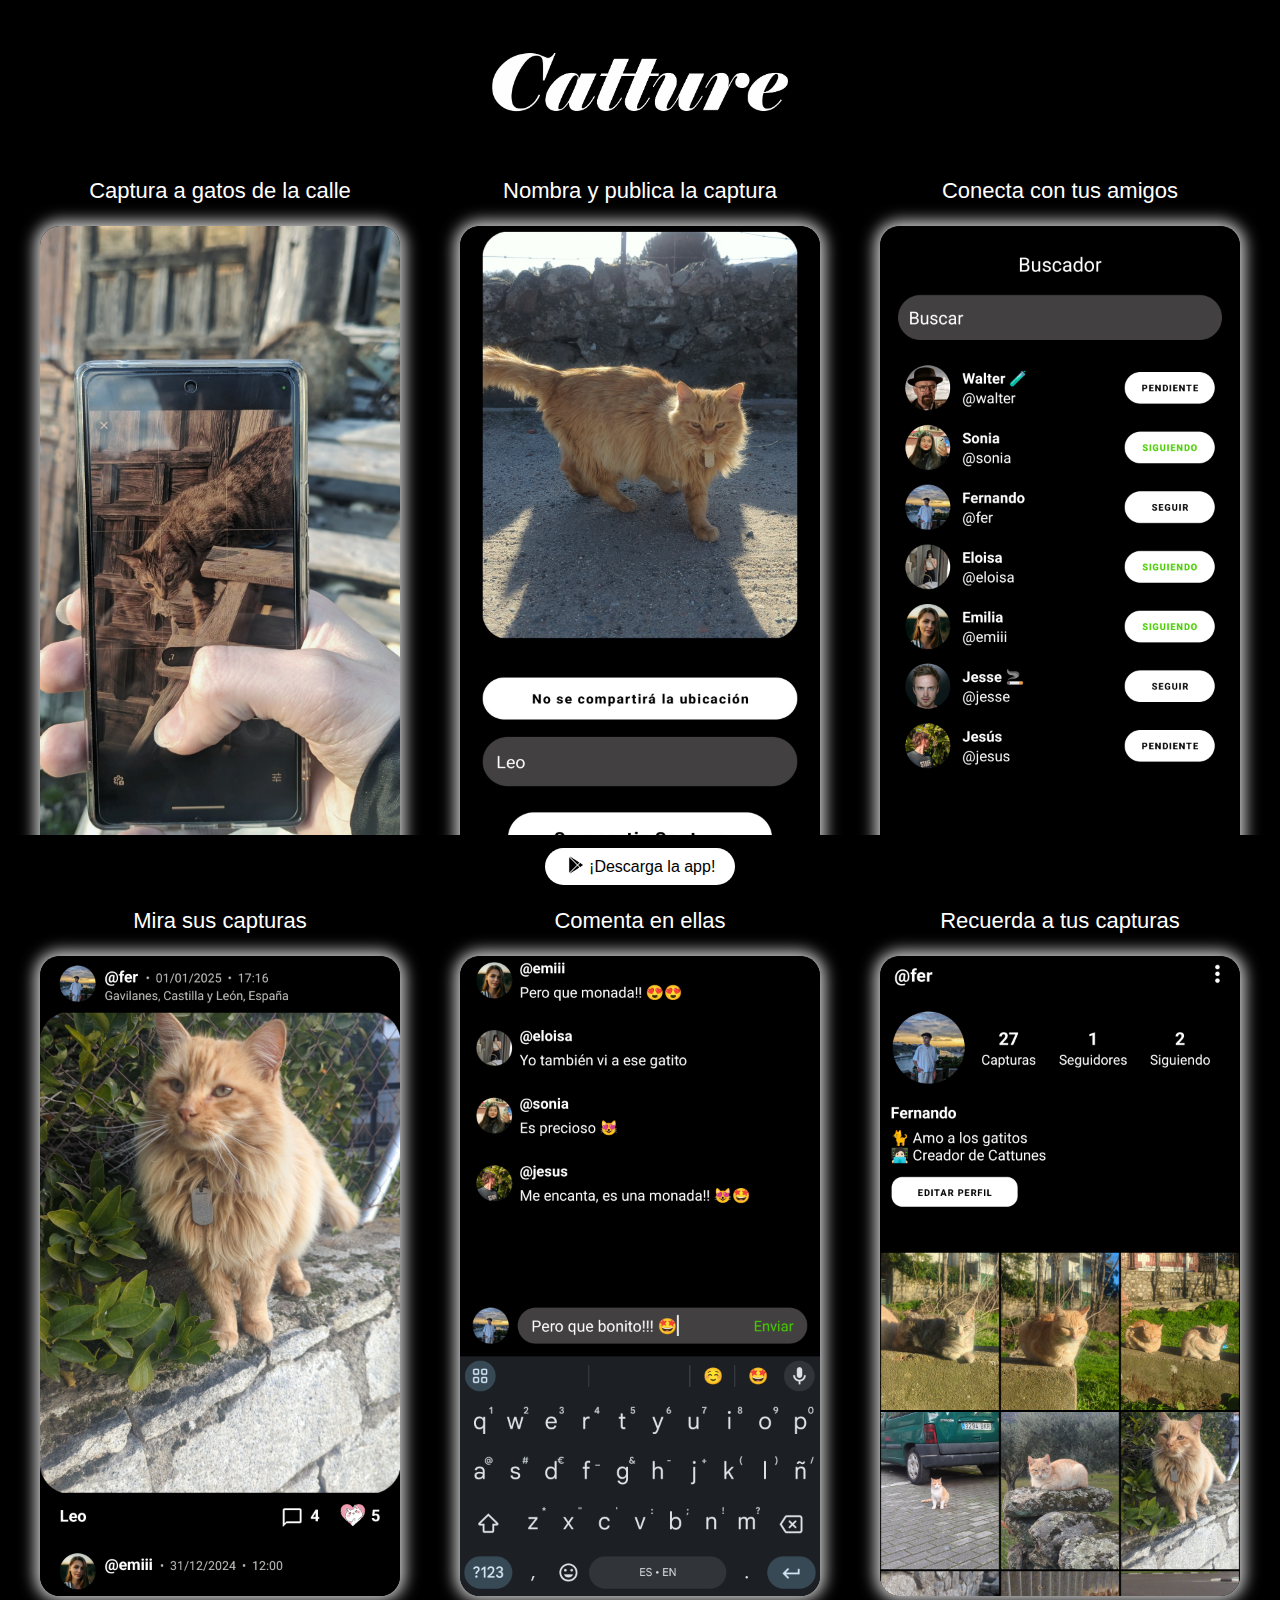
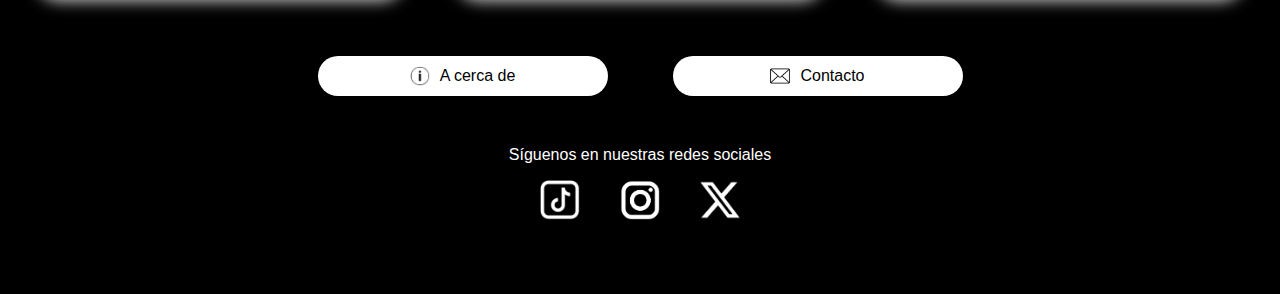
<file: index.html>
<!DOCTYPE html>
<html lang="es">
<head>
    <meta charset="UTF-8">
    <meta name="viewport" content="width=device-width, initial-scale=1.0">
    <title>Catture - Red Social para amantes de los Gatos</title>
    <link rel="stylesheet" href="styles.css">
</head>
<body>
    <header>
        <img src="logo.png" alt="Catture Logo" class="logo">
    </header>
    
    <main>
        <div class="gallery">
            <div class="item">
                <p>Captura a gatos de la calle</p>
                <img src="foto1.jpg" alt="Gato callejero" class="rounded">
            </div>
            <div class="item">
                <p>Nombra y publica la captura</p>
                <img src="foto2.jpg" alt="Captura de gato" class="rounded">
            </div>
            <div class="item">
                <p>Conecta con tus amigos</p>
                <img src="foto3.jpg" alt="Buscar amigos" class="rounded">
            </div>
            <div class="item">
                <p>Mira sus capturas</p>
                <img src="foto4.jpg" alt="Gatos de amigos" class="rounded">
            </div>
            <div class="item">
                <p>Comenta en ellas</p>
                <img src="foto5.jpg" alt="Comentarios" class="rounded">
            </div>
            <div class="item">
                <p>Recuerda a tus capturas</p>
                <img src="foto6.jpg" alt="Recuerdos de gatos" class="rounded">
            </div>
        </div>
    </main>
    
    <section class="buttons">
        <a href="info.html" class="btn"><img src="info.png" alt="info"> A cerca de</a>
        <a href="mailto:catturecontact@gmail.com" class="btn"><img src="email.png" alt="contacto"> Contacto</a>
    </section>
    
    <footer>
        <p>Síguenos en nuestras redes sociales</p>
        <div class="social-icons">
            <a href="https://www.tiktok.com/@cattureapp?_t=ZN-8tzTKP7iK9e&_r=1"><img src="tiktok.png" alt="Tiktok"></a>
            <a href="https://www.instagram.com/cattureapp?igsh=MXNvYzJrcGl4MHRz"><img src="instagram.png" alt="Instagram"></a>
            <a href="https://x.com/cattureapp?t=8TuTonQ5izt1JYtooFKblQ&s=09"><img src="x.png" alt="Twitter"></a>
        </div>
    </footer>
    
    <div class="fixed-bar">
        <a href="#" class="download-btn"><img src="download.png" alt="descarga"> ¡Descarga la app!</a>
    </div>
</body>
</html>
</file>
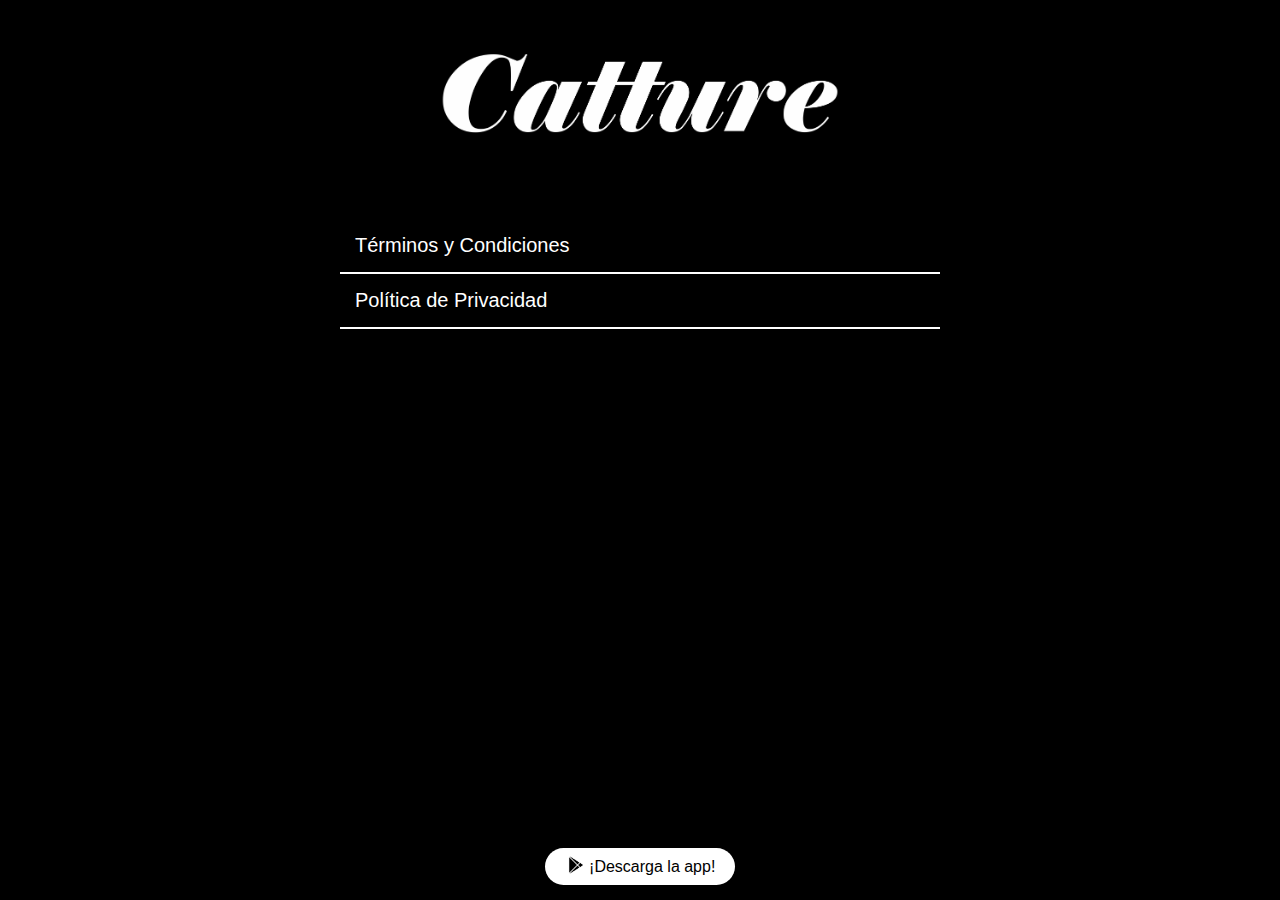
<file: info.html>
<!DOCTYPE html>
<html lang="es">
<head>
    <meta charset="UTF-8">
    <meta name="viewport" content="width=device-width, initial-scale=1.0">
    <title>Información - Catture</title>
    <link rel="stylesheet" href="info.css">
</head>
<body>
    <img src="logo.png" alt="Catture Logo" class="logo">
    
    <div class="accordion">
        <div class="accordion-item">
            <button class="accordion-button">Términos y Condiciones</button>
            <div class="accordion-content">
                <h2>1. Introducción</h2>
                <p>Bienvenido a Catture. Al utilizar nuestra aplicación, aceptas los siguientes términos y condiciones. Si no estás de acuerdo con ellos, por favor, no utilices la app.</p>
                
                <h2>2. Descripción del Servicio</h2>
                <p>Catture es una red social donde los usuarios pueden compartir fotos de gatos que encuentran en la calle, ver publicaciones de otros usuarios, dar "me gusta" y comentar. La aplicación es gratuita y está disponible en Android.</p>
                
                <h2>3. Registro y Cuenta de Usuario</h2>
                <p>Para usar Catture, debes registrarte proporcionando un nombre y correo electrónico.</p>
                <p>Eres responsable de la seguridad de tu cuenta y de la actividad que ocurra en ella.</p>
                <p>Nos reservamos el derecho de suspender o eliminar cuentas que violen estos términos.</p>
                
                <h2>4. Contenido Generado por Usuarios</h2>
                <p>Los usuarios pueden publicar imágenes, dar "me gusta" y comentar en las publicaciones.</p>
                <p>Eres responsable del contenido que subas y garantizas que tienes derechos sobre él.</p>
                <p>No se permite contenido ofensivo, ilegal o que infrinja derechos de terceros. Nos reservamos el derecho de eliminar dicho contenido.</p>
                
                <h2>5. Uso de Datos</h2>
                <p>La aplicación recopila nombre, email, imágenes subidas por el usuario y la ubicación en la que se tomaron dichas imágenes de forma opcional si el usuario así lo elige al momento de subir la imagen.</p>
                <p>Utilizamos Firebase para almacenar los datos y Google Ads para publicidad.</p>
                
                <h2>6. Limitación de Responsabilidad</h2>
                <p>No nos hacemos responsables por fallos en el servicio, pérdida de datos o cualquier daño derivado del uso de Catture.</p>
                <p>La app se proporciona "tal cual" sin garantías de disponibilidad o funcionamiento ininterrumpido.</p>
                
                <h2>7. Modificaciones y Terminación</h2>
                <p>Podemos actualizar estos términos en cualquier momento. Si continúas usando la app tras los cambios, se considerará que aceptas los nuevos términos.</p>
                
                <h2>8. Legislación Aplicable</h2>
                <p>Estos términos se rigen por las leyes de España.</p>
            </div>
        </div>
        
        <div class="accordion-item">
            <button class="accordion-button">Política de Privacidad</button>
            <div class="accordion-content">
                <p>Si eres menor de edad y no estás seguro de entender todo lo que se indica en esta Política, asegúrate de hablar con un adulto de confianza antes de usar Catture. Recuerda también que no debes utilizar Catture si eres menor de 13 años. Si tienes más de 13 años pero menos de 16, tu padre o tutor debe aprobar el uso de la aplicación.</p>
                <h2>1. Información Recopilada</h2>
                <p>Recopilamos los siguientes datos cuando usas Catture:</p>
                <p>Nombre y correo electrónico (al registrarte).</p>               
                <p>Ubicación (opcional, si el usuario la comparte al subir una imagen).</p>            
                <p>Fotos de gatos que el usuario sube a la plataforma.</p>      
                <p>Datos de interacción con la app (likes, comentarios, seguimientos, etc.).</p>
                
                <h2>2. Uso de la Información</h2>
                <p>Utilizamos los datos para:</p>
                <p>Facilitar la funcionalidad de la app</p>
                <p>Mejorar la experiencia del usuario.</p>
                <P>Mostrar publicidad relevante a través de Google Ads.</p>
                <p>Asegurar el cumplimiento de nuestras normas y políticas</p>
                
                <h2>3. Compartición de Datos</h2>
                <p>Los datos se almacenan en Firebase.</p>
                <p>Utilizamos Google Ads para publicidad, que puede recopilar información de usuario para mostrar anuncios personalizados.</p> 
                <p>No vendemos ni compartimos datos personales con terceros sin consentimiento.</p>
                
                <h2>4. Seguridad de los Datos</h2>
                <p>Implementamos medidas de seguridad para proteger los datos de los usuarios, pero no podemos garantizar una protección absoluta contra brechas de seguridad.</p>
                
                <h2>5. Derechos del Usuario</h2>
                <p>Como usuario, tienes derecho a:</p>
                <p>Acceder, corregir o eliminar tus datos personales</p>
                <p>Elegir quién puede ver tus publicaciones y comentar en ellas. Al establecer la cuenta como privada, solo aquellos que tú permitas podrán ver tus publicaciones.</p>
                <p>Retirar el consentimiento para el uso de tu información.</p>
                <p>Solicitar información sobre cómo manejamos tus datos.</p>
                
                <h2>6. Contacto</h2>
                <p>Para cualquier duda sobre la privacidad, puedes contactarnos en catturecontact@gmail.com.</p>
                
                <h2>7. Cambios en la Política de Privacidad</h2>
                <p>Podemos actualizar esta política en cualquier momento. Te notificaremos de cambios importantes.</p>
                
                <h2>8. Legislación Aplicable</h2>
                <p>Esta política se rige por las leyes de España.</p>
            </div>
        </div>
    </div>

    <footer>
        <p>‎ </p>
    </footer>
    
    <div class="fixed-bar">
        <a href="#" class="download-btn"><img src="download.png" alt="descarga"> ¡Descarga la app!</a>
    </div>
    
    <script>
        document.querySelectorAll('.accordion-button').forEach(button => {
            button.addEventListener('click', () => {
                const content = button.nextElementSibling;
                content.style.display = content.style.display === 'block' ? 'none' : 'block';
            });
        });
    </script>
</body>
</html>
</file>
<file: styles.css>
body {
    background-color: black;
    color: white;
    font-family: Arial, sans-serif;
    margin: 0;
    padding: 0;
    text-align: center;
}

.logo {
    width: 90%;
    max-width: 300px;
    display: block;
    margin: 20px auto;
    padding-top: 30px;
}

.gallery {
    display: grid;
    grid-template-columns: 1fr;
    gap: 20px;
    padding: 20px;
    margin-bottom: 40px;
}

.item img {
    width: 90%;
    max-width: 400px;
    aspect-ratio: 9 / 16;
    border-radius: 20px;
    display: block;
    margin: auto;
    box-shadow: 0 0 15px 5px rgba(255, 255, 255, 0.8); /* Efecto de resplandor */
    transition: box-shadow 0.4s ease-in-out; /* Suaviza la transición */
}

.gallery p{
    font-size: 22px;
}

@media (min-width: 600px) {
    .gallery {
        grid-template-columns: 1fr 1fr;
    }
}

@media (min-width: 900px) {
    .gallery {
        grid-template-columns: 1fr 1fr 1fr;
    }
}

.buttons {
    display: flex;
    flex-wrap: wrap;
    justify-content: center;
    row-gap: 20px;
    column-gap: 65px;
    margin: 20px 0;
}

.btn {
    background: white;
    width: 250px;
    color: black;
    text-decoration: none;
    padding: 10px 20px;
    border-radius: 20px;
    display: flex;
    align-items: center;
    justify-content: center;
    gap: 10px;
}
.buttons img {
    width: 20px;
    height: 20px;
    vertical-align: middle;
}

footer {
    margin-top: 50px;
    margin-bottom: 70px;
}

.social-icons {
    display: flex;
    justify-content: center;
    gap: 40px;
    margin-top: 10px;
}

.social-icons img {
    width: 40px;
    height: 40px;
}

.fixed-bar {
    position: fixed;
    bottom: 0;
    width: 100%;
    background: black;
    padding: 20px 0;
    padding-bottom: 20px;
    text-align: center;
}

.download-btn {
    background: white;
    color: black;
    text-decoration: none;
    padding: 10px 20px;
    border-radius: 20px;
    max-width: 500px;
    align-items: center;
    justify-content: center;
    gap: 10px;
}
.download-btn img {
    width: 20px;
    height: 20px;
    vertical-align: middle;
    padding-bottom: 5px;
}
</file>
<file: info.css>
body {
    background-color: black;
    color: white;
    font-family: Arial, sans-serif;
    margin: 0;
    padding: 0;
    text-align: center;
}

.logo {
    width: 85%;
    max-width: 400px;
    display: block;
    margin: 20px auto;
    padding-top: 30px;
    padding-bottom: 60px;
}


.accordion {
    width: 90%;
    max-width: 600px;
    margin: auto;
    margin-bottom: 200px;
}

.accordion-item {
    border-bottom: 1px solid white;
}

.accordion-button {
    width: 100%;
    background-color: black;
    color: white;
    padding: 15px;
    border: none;
    text-align: left;
    cursor: pointer;
    font-size: 20px;
    border-bottom: 1px solid white;
    outline: none;
}

.accordion-button:hover {
    background-color: #333;
}

.accordion-content {
    display: none;
    padding: 15px;
    text-align: left;
}


h2 {
    font-size: 20px;
    margin-top: 15px;
    margin-bottom: 10px;
}

p {
    font-size: 16px;
    line-height: 1.5;
}

.fixed-bar {
    position: fixed;
    bottom: 0;
    width: 100%;
    background: black;
    padding: 20px 0;
    padding-bottom: 20px;
    text-align: center;
}

.download-btn {
    background: white;
    color: black;
    text-decoration: none;
    padding: 10px 20px;
    border-radius: 20px;
    max-width: 500px;
    align-items: center;
    justify-content: center;
    gap: 10px;
}
.download-btn img {
    width: 20px;
    height: 20px;
    vertical-align: middle;
    padding-bottom: 5px;
}
</file>
